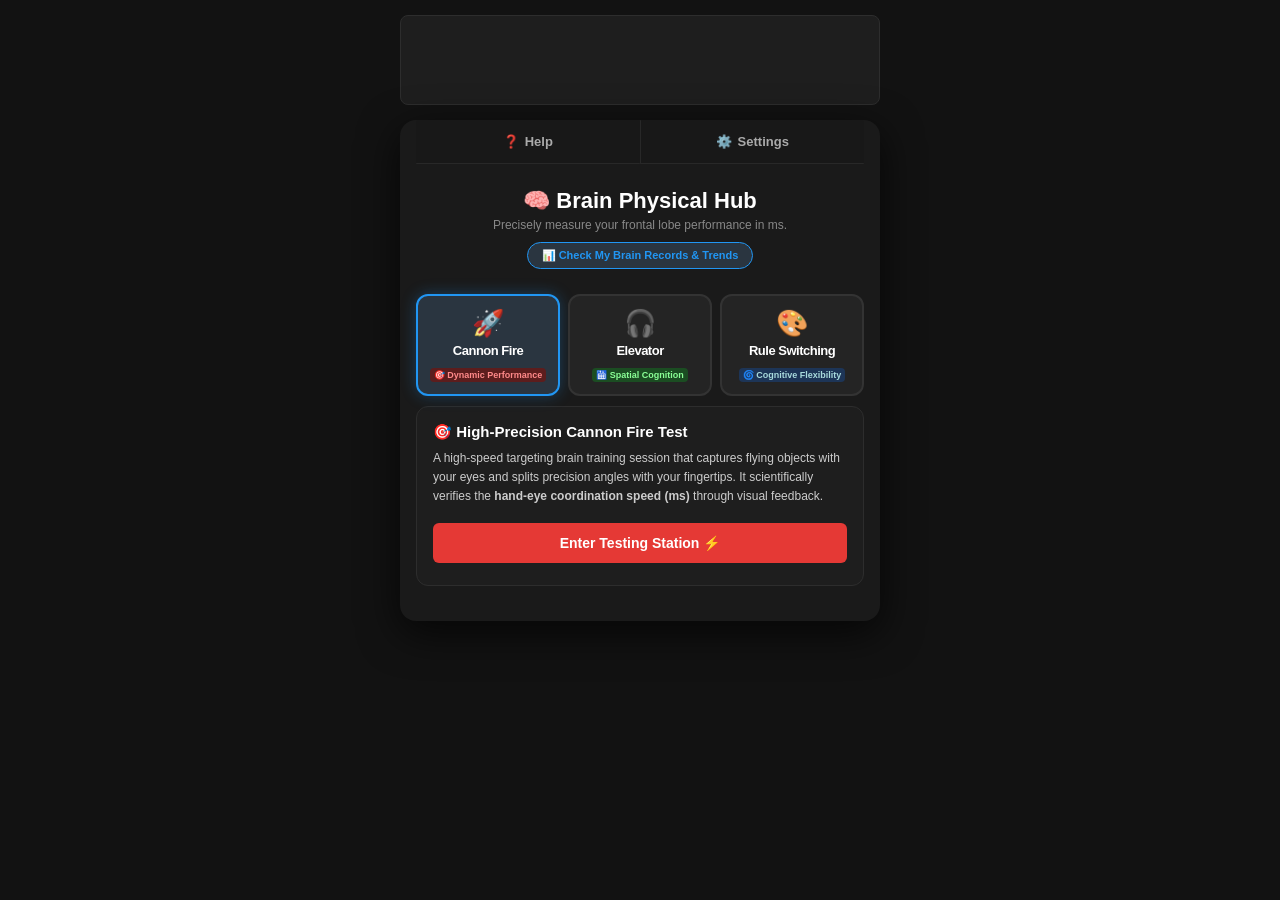
<file: index.html>
<!DOCTYPE html>
<html lang="ko">
<head>
    
    <!-- Google Tag Manager -->
     <!-- Google tag (gtag.js) -->
<script async src="https://www.googletagmanager.com/gtag/js?id=G-WEYFQRP7YG"></script>
<script>
  window.dataLayer = window.dataLayer || [];
  function gtag(){dataLayer.push(arguments);}
  gtag('js', new Date());

  gtag('config', 'G-WEYFQRP7YG');
</script>
    <script>(function(w,d,s,l,i){w[l]=w[l]||[];w[l].push({'gtm.start':
    new Date().getTime(),event:'gtm.js'});var f=d.getElementsByTagName(s)[0],
    j=d.createElement(s),dl=l!='dataLayer'?'&l='+l:'';j.async=true;j.src=
    'https://www.googletagmanager.com/gtm.js?id='+i+dl;f.parentNode.insertBefore(j,f);
    })(window,document,'script','dataLayer','GTM-P8ZN8HXP');</script>

    <script async src="https://pagead2.googlesyndication.com/pagead/js/adsbygoogle.js?client=ca-pub-7102044774234792"
     crossorigin="anonymous"></script>
    <!-- End Google Tag Manager -->
    <meta charset="UTF-8">
    <meta name="viewport" content="width=device-width, initial-scale=1.0, user-scalable=no, maximum-scale=1.0">
    <title>뇌 피지컬 종합 측정소 (Brain HUB)</title>
    
    <link rel="manifest" href="manifest.json">
    <meta name="apple-mobile-web-app-capable" content="yes">
    <meta name="apple-mobile-web-app-status-bar-style" content="black-translucent">
    <link rel="apple-touch-icon" href="icon.png">
    
    <link rel="stylesheet" href="hub-style.css">
    <style>
        /* 메인 박스 폭에 맞춰 꽉 차는 5:5 유틸리티 바 */
        .hub-utility-bar {
            display: flex;
            width: 100%;
            box-sizing: border-box;
            margin-bottom: 24px;
        }

        /* 5:5 비율 및 border-radius: 1px 스타일 */
        .utility-btn {
            flex: 1;
            background: #181818;
            color: #aaa;
            border: 1px solid #282828;
            padding: 14px 0;
            font-size: 13px;
            font-weight: bold;
            border-radius: 1px;
            cursor: pointer;
            display: flex;
            align-items: center;
            justify-content: center;
            gap: 6px;
            transition: all 0.2s;
        }

        .utility-btn:first-child {
            border-left: none;
            border-top: none;
            border-right: none;
        }
        .utility-btn:last-child {
            border-right: none;
            border-top: none;
        }

        .utility-btn:active {
            background: #222;
            color: #fff;
        }
        .top-ad-container {
    height: 90px !important;    /* 높이 90px 고정 */
    min-height: 90px;          /* 최소 높이 보장 */
    max-height: 90px;          /* 최대 높이 제한 */
    overflow: hidden;          /* 내용물이 넘칠 경우 잘라내기 */
    display: flex;             /* 내부 정렬을 원할 경우 추가 */
    align-items: center;       /* 세로 중앙 정렬 */
    justify-content: center;   /* 가로 중앙 정렬 */
}
    </style>
</head>
<body>
    <!-- Google Tag Manager (noscript) -->
    <noscript><iframe src="https://www.googletagmanager.com/ns.html?id=GTM-P8ZN8HXP"
    height="0" width="0" style="display:none;visibility:hidden"></iframe></noscript>
    <!-- End Google Tag Manager (noscript) -->
    <div class="top-ad-container">
        <div style="color: #444; font-size: 12px;">
            <script async src="https://pagead2.googlesyndication.com/pagead/js/adsbygoogle.js?client=ca-pub-7102044774234792"
                crossorigin="anonymous"></script>
            <!-- 광고 -->
            <ins class="adsbygoogle"
                style="display:inline-block;width:375px;height:90px"
                data-ad-client="ca-pub-7102044774234792"
                data-ad-slot="6932099033"></ins>
            <script>
                (adsbygoogle = window.adsbygoogle || []).push({});
            </script>
        </div>
    </div>
    <!-- 메인 허브 박스 -->
    <div id="hub-container" style="padding-top: 0; overflow: hidden; margin-bottom: 30px;">
        
        <!-- 5:5 비율로 메인 박스 상단에 딱 맞게 안착된 유틸리티 바 -->
        <div class="hub-utility-bar">
            <button id="btn-hub-help" class="utility-btn" onclick="openHelpModal()">
                <span>❓</span> 도움말
            </button>
            <button id="btn-hub-settings" class="utility-btn" onclick="openSettingsModal()">
                <span>⚙️</span> 설정
            </button>
        </div>

        <header class="hub-header">
            <h1 class="hub-title" id="txt-hub-title">🧠 두뇌 피지컬 측정소</h1>
            <p class="hub-subtitle" id="txt-hub-subtitle">전두엽 성능을 ms 단위로 정밀 측정하세요.</p>
            <button class="dashboard-open-btn" id="btn-hub-dashboard" onclick="openDashboardModal()">📊 나의 두뇌 기록·추이 확인</button>
        </header>

        <div id="dashboardModal" class="modal-overlay">
            <div class="modal-content">
                <button class="modal-close-btn" id="btn-hub-modal-close" onclick="closeDashboardModal()">✕ 닫기</button>
                <div id="brain-mini-dashboard"></div>
            </div>
        </div>

        <div class="game-card-row-zone">
            <div class="game-card active" onclick="showGameDetail('cannon', this)">
                <div class="card-icon">🚀</div>
                <h2 class="card-name" id="card-name-cannon">대포 사격</h2>
                <div class="card-badge color-red" id="card-badge-cannon">🎯 동적 피지컬</div>
            </div>

            <div class="game-card" onclick="showGameDetail('elevator', this)">
                <div class="card-icon">🎧</div>
                <h2 class="card-name" id="card-name-elevator">엘리베이터</h2>
                <div class="card-badge color-green" id="card-badge-elevator">🛗 공간 인지</div>
            </div>

            <div class="game-card" onclick="showGameDetail('switching', this)">
                <div class="card-icon">🎨</div>
                <h2 class="card-name" id="card-name-switching">규칙 전환</h2>
                <div class="card-badge color-blue" id="card-badge-switching">🌀 인지 유연성</div>
            </div>
        </div>

        <div class="detail-display-box">
            <div id="detail-cannon" class="detail-content active">
                <h3 id="detail-title-cannon">🎯 초정밀 대포 사격 검사</h3>
                <p id="detail-desc-cannon">눈으로 비행 오브젝트를 포착하고 손가락 끝으로 정밀 각도를 가르는 고속 타겟팅 뇌지컬 훈련입니다. 시각 피드백을 통한 <strong>뇌와 손의 조작 협응 속도(ms)</strong>를 가장 과학적으로 검증합니다.</p>
                <button class="hub-enter-btn btn-cannon" onclick="enterGame('cannon')">측정소 입장하기 ⚡</button>
            </div>

            <div id="detail-elevator" class="detail-content">
                <h3 id="detail-title-elevator">🛗 미스터리 엘리베이터 검사</h3>
                <p id="detail-desc-elevator">화면의 숫자가 완전히 가려진 암흑 구역 내에서 오직 기기 고유의 <strong>미세 진동 횟수(촉각)와 음정의 가변 변화(청각)</strong>만을 결합하여 실시간 최종 도달 위치를 역추적하는 고차원 복합 공간 인지 훈련입니다.</p>
                <button class="hub-enter-btn btn-elevator" onclick="enterGame('elevator')">측정소 입장하기 ⚡</button>
            </div>

            <div id="detail-switching" class="detail-content">
                <h3 id="detail-title-switching">🔍 다이내믹 규칙 전환 검사</h3>
                <p id="detail-desc-switching">눈이 편안한 톤다운 파스텔 화면 위에서 실시간으로 반전되는 변칙 질문 유형에 대응하는 훈련입니다. 뇌의 고정관념을 부수고 <strong>상황 변화에 즉각 대처하는 전두엽의 인지 유연성 및 브레이크 제어(ms)</strong>를 측정합니다.</p>
                <button class="hub-enter-btn btn-switching" onclick="enterGame('switching')">측정소 입장하기 ⚡</button>
            </div>
        </div>
    </div>

    <script src="brain-db.js"></script>
    <script src="dashboard.js"></script> 
    <script src="common/i18n.js"></script> <!-- 👈 정돈된 i18n-hub 전용 팩 파일 -->
    <script src="modal.js"></script>
    
    <script>
        let currentSelectedLang = 'ko';

        // 언어 수동 변경 처리 (설정 모달 등에서 호출)
        function toggleLanguage(lang) {
            currentSelectedLang = lang;
            localStorage.setItem('global_lang', lang);

            if (typeof i18n !== 'undefined') {
                i18n.setLang(lang);
                // i18n.setLang 내부에서 updateUITranslations()가 자동 실행되지만, 
                // HTML 내 정의된 전역 동기화를 위해 한 번 더 확실하게 호출합니다.
                if (typeof updateUITranslations === 'function') {
                    updateUITranslations();
                } else if (typeof i18n.updateUITranslations === 'function') {
                    i18n.updateUITranslations();
                }
            }
        }

        function enterGame(gameFolder) {
            localStorage.setItem('global_lang', currentSelectedLang); 
            window.location.href = `${gameFolder}/index.html`;
        }

        // 초기 실행 시 브라우저 시스템 언어 감지 및 동기화
        window.addEventListener('DOMContentLoaded', () => {
            if (localStorage.getItem('global_lang')) {
                currentSelectedLang = localStorage.getItem('global_lang');
            } else {
                const browserLang = navigator.language || navigator.userLanguage;
                // 기존 코드의 ko 일 때 en이 들어가던 조건 버그 교정 완료
                currentSelectedLang = (browserLang && browserLang.startsWith('ko')) ? 'ko' : 'en';
                localStorage.setItem('global_lang', currentSelectedLang);
            }

            if (typeof i18n !== 'undefined') {
                i18n.setLang(currentSelectedLang);
                // 정돈된 i18n 패키지 내 스크립트 실행
                if (typeof i18n.updateUITranslations === 'function') {
                    i18n.updateUITranslations();
                }
            }
        });

        // i18n.js 통합본과 연동 유지를 위한 랩핑 핸들러 배치 (에러 방지용 안전장치)
        function updateUITranslations() {
            if (typeof i18n !== 'undefined' && typeof i18n.updateUITranslations === 'function') {
                i18n.updateUITranslations();
            }
        }

        function showGameDetail(gameId, targetCard) {
            const cards = document.querySelectorAll('.game-card');
            cards.forEach(card => card.classList.remove('active'));
            targetCard.classList.add('active');

            const contents = document.querySelectorAll('.detail-content');
            contents.forEach(content => content.classList.remove('active'));
            
            const targetContent = document.getElementById(`detail-${gameId}`);
            if (targetContent) {
                targetContent.classList.add('active');
            }
        }

        function openDashboardModal() {
            if (typeof renderMiniBrainDashboard === 'function') {
                renderMiniBrainDashboard(); 
            }
            const modal = document.getElementById('dashboardModal');
            if (modal) {
                modal.style.display = 'flex';
                document.body.style.overflow = 'hidden';
            }
        }

        function closeDashboardModal() {
            const modal = document.getElementById('dashboardModal');
            if (modal) {
                modal.style.display = 'none';
                document.body.style.overflow = '';
            }
        }
    </script>
</body>
</html>
<!--

동적 피지컬 (순발력): 대포 사격

작업 기억 (뇌 RAM): 엘리베이터

인지 유연성 (적응력): (규칙 전환 게임)

시각 기억 (캡처력): (패턴 기억 게임)

뇌 지구력 (집중력): (지속 주의력 게임)

-->
</file>
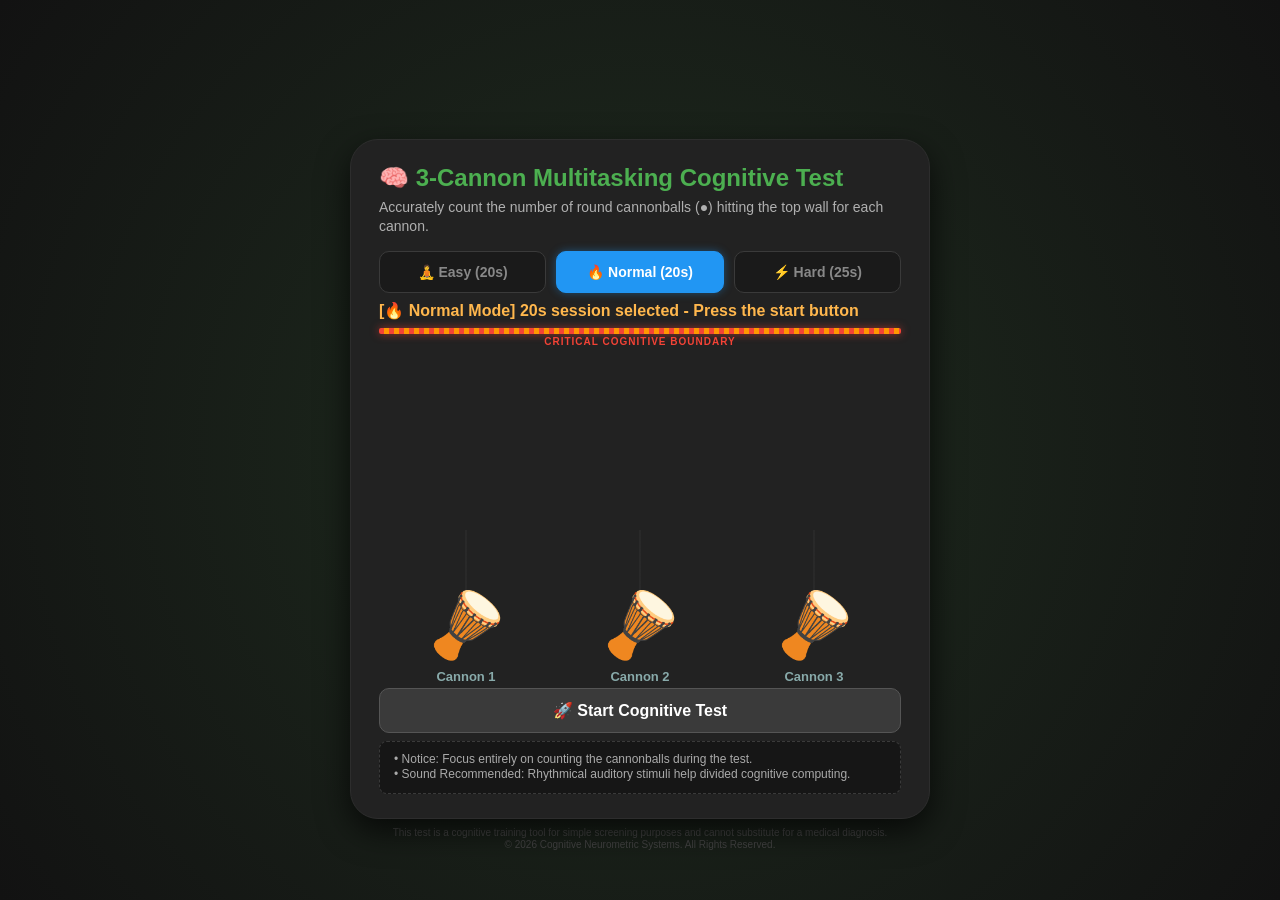
<file: cannon/index.html>
<!DOCTYPE html>
<html lang="ko">
<head>
    <!-- Google Tag Manager -->
     <!-- Google tag (gtag.js) -->
    <script async src="https://www.googletagmanager.com/gtag/js?id=G-WEYFQRP7YG"></script>
    <script>
    window.dataLayer = window.dataLayer || [];
    function gtag(){dataLayer.push(arguments);}
    gtag('js', new Date());

    gtag('config', 'G-WEYFQRP7YG');
    </script>
    <script>(function(w,d,s,l,i){w[l]=w[l]||[];w[l].push({'gtm.start':
    new Date().getTime(),event:'gtm.js'});var f=d.getElementsByTagName(s)[0],
    j=d.createElement(s),dl=l!='dataLayer'?'&l='+l:'';j.async=true;j.src=
    'https://www.googletagmanager.com/gtm.js?id='+i+dl;f.parentNode.insertBefore(j,f);
    })(window,document,'script','dataLayer','GTM-P8ZN8HXP');</script>

    <script async src="https://pagead2.googlesyndication.com/pagead/js/adsbygoogle.js?client=ca-pub-7102044774234792"
     crossorigin="anonymous"></script>
    <!-- End Google Tag Manager -->
    <meta charset="UTF-8">
    <meta name="viewport" content="width=device-width, initial-scale=1.0, user-scalable=no, viewport-fit=cover">
    <title>3-대포 멀티태스킹 뇌 피지컬 검사 (Cognitive Test)</title>
    <link rel="stylesheet" href="style.css">
</head>
<body>
    <!-- Google Tag Manager (noscript) -->
    <noscript><iframe src="https://www.googletagmanager.com/ns.html?id=GTM-P8ZN8HXP"
    height="0" width="0" style="display:none;visibility:hidden"></iframe></noscript>
    <!-- End Google Tag Manager (noscript) -->
    <div class="top-ad-container">
        <div style="color: #444; font-size: 12px;">
            <script async src="https://pagead2.googlesyndication.com/pagead/js/adsbygoogle.js?client=ca-pub-7102044774234792"
                crossorigin="anonymous"></script>
            <!-- 광고 -->
            <ins class="adsbygoogle"
                style="display:inline-block;width:375px;height:90px"
                data-ad-client="ca-pub-7102044774234792"
                data-ad-slot="6932099033"></ins>
            <script>
                (adsbygoogle = window.adsbygoogle || []).push({});
            </script>
        </div>
    </div>
    <div id="game-container">
        
        <!-- 1. 플레이 및 준비 대기 화면 -->
        <div id="play-screen">
            <div class="text-left-group">
                <h1 class="title-text" id="cannon-main-title">🧠 3-대포 멀티태스킹 인지 검사</h1>
                <p class="desc-text" id="cannon-main-desc">상단 벽에 부딪히는 동그란 포탄(●)의 개수를 대포별로 정확히 세어보세요.</p>
                
                <div class="difficulty-group">
                    <button id="diff-btn-easy" class="diff-btn">🧘 쉬움 (20초)</button>
                    <button id="diff-btn-normal" class="diff-btn active">🔥 일반 (20초)</button>
                    <button id="diff-btn-hard" class="diff-btn">⚡ 어려움 (25초)</button>
                </div>

                <div id="status-text">[🔥 일반 모드] 20초 세션 선택됨 - 시작 버튼을 누르세요</div>
            </div>

            <div class="upper-barrier">
                <div class="barrier-line"></div>
                <div class="barrier-text" id="cannon-boundary-text">CRITICAL COGNITIVE BOUNDARY</div>
            </div>

            <div class="cannon-area">
                <div class="cannon-wrapper">
                    <div id="cannon-0" class="cannon">🪘</div>
                    <div class="cannon-label" id="cannon-label-0">1번 대포</div>
                    <div id="ball-zone-0" class="ball-path-zone"></div>
                </div>

                <div class="cannon-wrapper">
                    <div id="cannon-1" class="cannon">🪘</div>
                    <div class="cannon-label" id="cannon-label-1">2번 대포</div>
                    <div id="ball-zone-1" class="ball-path-zone"></div>
                </div>

                <div class="cannon-wrapper">
                    <div id="cannon-2" class="cannon">🪘</div>
                    <div class="cannon-label" id="cannon-label-2">3번 대포</div>
                    <div id="ball-zone-2" class="ball-path-zone"></div>
                </div>
            </div>

            <div id="lobby-intro-zone" style="width:100%;">
                <button id="start-btn" class="btn">🚀 뇌 피지컬 검사 시작</button>
                <div class="device-guide-box">
                    <span id="guide-focus">• 안내: 검사 중에는 포탄을 세는 데만 집중하세요.</span><br>
                    <span id="guide-sound">• 소리 권장: 리드미컬한 청각 자극이 분할 인지 연산에 도움을 줍니다.</span>
                </div>
            </div>
        </div>

        <!-- 2. 수량 마킹 입력 화면 -->
        <div id="input-screen">
            <div class="text-left-group">
                <h1 class="title-text" id="input-title" style="color:#2196F3;">📝 수량 마킹 단계</h1>
                <p class="desc-text" id="input-desc" style="margin-bottom:8px;">각 대포가 발사하여 벽에 충돌시킨 포탄의 정확한 총개수를 지정해 주세요.</p>
            </div>

            <div style="flex: 1; display: flex; flex-direction: column; justify-content: center; gap: 4px;">
                <div class="choice-row">
                    <div class="choice-title" id="choice-label-0">🪘 1번 대포 발사 수량 선택</div>
                    <div id="group-0" class="btn-group"></div>
                </div>
                <div class="choice-row">
                    <div class="choice-title" id="choice-label-1">🪘 2번 대포 발사 수량 선택</div>
                    <div id="group-1" class="btn-group"></div>
                </div>
                <div class="choice-row">
                    <div class="choice-title" id="choice-label-2">🪘 3번 대포 발사 수량 선택</div>
                    <div id="group-2" class="btn-group"></div>
                </div>
            </div>

            <button id="submit-btn" class="btn" style="background-color:#4caf50; border-color:#43a047;" disabled>📊 내 두뇌 스펙트럼 확인하기</button>
        </div>

        <!-- 3. 결과 리포트 화면 -->
        <div id="result-screen">
            <div class="text-left-group">
                <h1 class="title-text" id="result-title">📊 종합 진단 리포트</h1>
                <p id="result-meta" class="desc-text" style="color:#888;"></p>
            </div>

            <div style="flex:1; display:flex; flex-direction:column; justify-content:center;">
                <div id="result-score" style="font-size:14px; font-weight:bold; line-height:1.4; white-space:pre-line; color:#ffffff; margin-bottom:12px;"></div>
                
                <div class="choice-row" style="background:#151515; border-color:#252525; padding:12px 14px; border-radius:8px;">
                    <div class="choice-title" id="result-rt-title" style="color:#ffb74d; font-size:13px; font-weight:bold; margin-bottom:6px;">📈 최근 한 달간(4주)의 두뇌 인지 관리 보고서</div>
                    <div id="result-rt" class="result-data-box" style="font-size:12px; line-height:1.6; color:#ddd;"></div>
                </div>
            </div>

            <div style="width:100%;">
                <button id="share-btn" class="btn">🔗 뇌지컬 결과 복사하기 (카톡 자랑용)</button>
                <button id="retry-btn" class="btn">🔄 다음 세션 반복 훈련하기</button>
                <div id="ad-notice-text" style="display:none; font-size:9px; color:#666; margin-top:4px; font-weight:bold;">뇌 휴식을 위해 임시 광고 동기화 중... 잠시만 기다려주세요.</div>
            </div>
        </div>

    </div>

    <footer class="legal-footer">
        <p id="footer-warning">본 검사는 간이 스크리닝 목적의 인지 훈련 도구이며, 의학적 진단을 대체할 수 없습니다.</p>
        <p>© 2026 Cognitive Neurometric Systems. All Rights Reserved.</p>
    </footer>

    <!-- 스크립트 종속성 호출 순서 최적화 -->
    <script src="./js/i18n-cannon.js"></script>
    <script src="./js/cannon-config.js"></script>
    <script src="./js/cannon-core.js"></script>
    <script src="./js/cannon-ui.js"></script>
    
    <script>
        window.addEventListener('DOMContentLoaded', () => {
            // 🌟 1. 로컬스토리지 언어 설정 강제 팩 동기화 (최우선순위)
            if (typeof i18n !== 'undefined') {
                const savedLang = localStorage.getItem('global_lang') || 'en'; // 기본폴백 en
                i18n.setLang(savedLang);
                i18n.updateUITranslations(); // 즉시 영어 치환
            }

            // 2. 외부 게임 엔진 기본 난이도 세션 구동
            if (typeof setDifficulty === 'function') {
                setDifficulty('normal');
            }

            // 난이도 변경 버튼 리스너 바인딩 및 자동 동기화
            document.getElementById('diff-btn-easy').addEventListener('click', () => {
                if (typeof setDifficulty === 'function') setDifficulty('easy');
            });
            document.getElementById('diff-btn-normal').addEventListener('click', () => {
                if (typeof setDifficulty === 'function') setDifficulty('normal');
            });
            document.getElementById('diff-btn-hard').addEventListener('click', () => {
                if (typeof setDifficulty === 'function') setDifficulty('hard');
            });

            document.getElementById('start-btn').addEventListener('click', () => {
                if (typeof startCannonGame === 'function') startCannonGame();
            });
            document.getElementById('submit-btn').addEventListener('click', () => {
                if (typeof submitCannonAnswer === 'function') submitCannonAnswer();
            });
            document.getElementById('retry-btn').addEventListener('click', () => {
                if (typeof resetGame === 'function') resetGame();
            });
            document.getElementById('share-btn').addEventListener('click', () => {
                if (typeof copyToClipboard === 'function') copyToClipboard();
            });
        });
    </script>
</body>
</html>
</file>
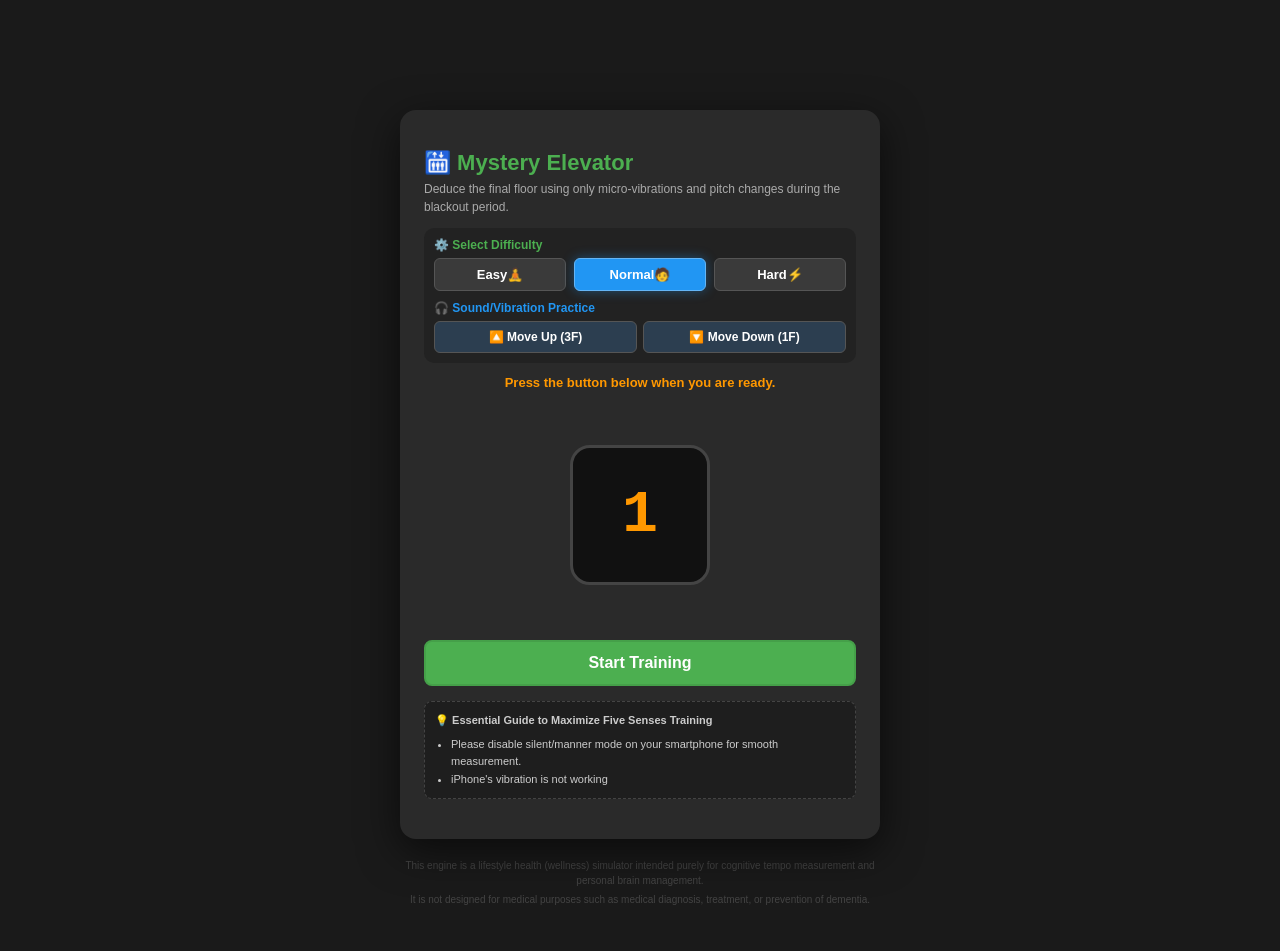
<file: elevator/index.html>
<!DOCTYPE html>
<html lang="ko">
<head>
    <!-- Google Tag Manager -->
     <!-- Google tag (gtag.js) -->
<script async src="https://www.googletagmanager.com/gtag/js?id=G-WEYFQRP7YG"></script>
<script>
  window.dataLayer = window.dataLayer || [];
  function gtag(){dataLayer.push(arguments);}
  gtag('js', new Date());

  gtag('config', 'G-WEYFQRP7YG');
</script>
    <script>(function(w,d,s,l,i){w[l]=w[l]||[];w[l].push({'gtm.start':
    new Date().getTime(),event:'gtm.js'});var f=d.getElementsByTagName(s)[0],
    j=d.createElement(s),dl=l!='dataLayer'?'&l='+l:'';j.async=true;j.src=
    'https://www.googletagmanager.com/gtm.js?id='+i+dl;f.parentNode.insertBefore(j,f);
    })(window,document,'script','dataLayer','GTM-P8ZN8HXP');</script>
    
    <script async src="https://pagead2.googlesyndication.com/pagead/js/adsbygoogle.js?client=ca-pub-7102044774234792"
     crossorigin="anonymous"></script>
    <!-- End Google Tag Manager -->
    <meta charset="UTF-8">
    <meta name="viewport" content="width=device-width, initial-scale=1.0, user-scalable=no, maximum-scale=1.0, viewport-fit=cover">
    <title>미스터리 엘리베이터 뇌 피지컬 측정소</title>
    
    <link rel="manifest" href="manifest.json">
    <meta name="apple-mobile-web-app-capable" content="yes"> 
    <meta name="apple-mobile-web-app-status-bar-style" content="black-translucent">
    <link rel="apple-touch-icon" href="icon.png">
    
    <link rel="stylesheet" href="style.css">
</head>
<body>
    <!-- Google Tag Manager (noscript) -->
    <noscript><iframe src="https://www.googletagmanager.com/ns.html?id=GTM-P8ZN8HXP"
    height="0" width="0" style="display:none;visibility:hidden"></iframe></noscript>
    <!-- End Google Tag Manager (noscript) -->
    <div class="top-ad-container">
        <div style="color: #444; font-size: 12px;">
            <script async src="https://pagead2.googlesyndication.com/pagead/js/adsbygoogle.js?client=ca-pub-7102044774234792"
                crossorigin="anonymous"></script>
            <!-- 광고 -->
            <ins class="adsbygoogle"
                style="display:inline-block;width:375px;height:90px"
                data-ad-client="ca-pub-7102044774234792"
                data-ad-slot="6932099033"></ins>
            <script>
                (adsbygoogle = window.adsbygoogle || []).push({});
            </script>
        </div>
    </div>
    <div id="game-container">
        
        <div id="elevator-play-screen">
            <div id="lobby-intro-zone" class="text-left-group">
                <h1 class="title-text" style="margin-bottom: 4px;">🛗 미스터리 엘리베이터</h1>
                <p class="desc-text" style="margin-bottom: 12px; font-size: 12px;">암흑 구간 동안 오직 미세 진동과 음정 변화로 최종 층수를 추론하세요.</p>
                
                <div style="margin-bottom: 12px; background: #222; padding: 10px; border-radius: 10px;">
                    <p id="difficulty-title" style="font-size: 12px; color: #4caf50; margin: 0 0 6px 0; font-weight: bold;">⚙️ 난이도 선택</p>
                    <div class="btn-group" style="margin-bottom: 10px;">
                        <button class="num-btn mode-select-btn" style="padding: 8px 0; font-size: 13px;" onclick="selectElevatorDifficulty('SILVER')">쉬움🧘</button>
                        <button class="num-btn mode-select-btn selected" style="padding: 8px 0; font-size: 13px;" onclick="selectElevatorDifficulty('NORMAL')">일반🧑</button>
                        <button class="num-btn mode-select-btn" style="padding: 8px 0; font-size: 13px;" onclick="selectElevatorDifficulty('GENIUS')">어려움⚡</button>
                    </div>

                    <p id="practice-title" style="font-size: 12px; color: #2196F3; margin: 0 0 6px 0; font-weight: bold;">🎧 소리/진동 미리 연습</p>
                    <div style="display: flex; gap: 6px;">
                        <button class="num-btn" id="btn-up-test" style="padding: 8px 0; font-size: 12px; background-color: #2c3e50;" onclick="testHapticHint(3)">🔼 상승 (3층)</button>
                        <button class="num-btn" id="btn-down-test" style="padding: 8px 0; font-size: 12px; background-color: #2c3e50;" onclick="testHapticHint(1)">🔽 하강 (1층)</button>
                    </div>
                </div>

                <h2 id="el-status-text" style="font-size: 13px; color: #ff9800; text-align: center; margin: 8px 0;">준비가 완료되면 아래 버튼을 누르세요.</h2>
            </div>
            
            <div class="elevator-area" style="height: 220px; margin: 15px 0;">
                <div id="elevator-display-box" style="width: 140px; height: 140px;">
                    <div id="elevator-display" style="font-size: 60px;">1</div>
                </div>
            </div>
            
            <button id="el-start-btn" class="btn" style="background-color: #4caf50; border-color: #45a049; padding: 12px 0;">훈련 시작</button>
        </div>

        <div id="elevator-input-screen">
            <div class="text-left-group">
                <h2 id="input-screen-title" style="font-size: 18px; margin-bottom: 10px;">엘리베이터가 최종 멈춘 층수를 고르세요</h2>
            </div>
            
            <div class="choice-row" style="margin: 10px 0; padding: 10px;">
                <div class="choice-title" id="choice-screen-title" style="font-size: 13px; margin-bottom: 6px;">예측 최종 층수</div>
                <div class="btn-group" id="elevator-btn-group"></div>
            </div>
            <br>
            <button class="btn" id="el-submit-btn" style="padding: 12px 0;" disabled>정답 제출</button>
        </div>

        <div id="elevator-result-screen">
            <div class="text-left-group">
                <h2 id="el-result-title" style="font-size: 20px; margin-bottom: 4px;">측정 결과</h2>
                <p id="el-result-meta" style="font-size: 11px; margin-bottom: 10px; color:#888;"></p>
                
                <div class="result-data-box" style="margin: 10px 0; font-size: 14px;">
                    <p id="el-result-score" style="white-space: pre-line; margin-bottom: 10px;"></p>
                    <div id="el-result-rt" style="line-height: 1.6; color: #ddd; font-size: 12px;"></div>
                </div>
            </div>
            <br>
            
            <p id="ad-notice-text" style="font-size: 12px; color: #ff9800; display: none; margin-bottom: 10px; text-align: left;">
                ⏳ 뇌 컨디션 재정비를 위해 잠시 동안 휴식 세션이 진행됩니다...
            </p>

            <button class="btn" id="el-share-btn" style="padding: 12px 0; margin-bottom: 8px;">📋 결과 복사해서 자랑하기</button>
            <button class="btn" id="el-retry-btn" style="padding: 12px 0;">다시 도전하기</button>
        </div>

        <div class="device-guide-box" style="margin-top: 15px; padding: 10px; font-size: 11px;">
            <strong id="guide-title">💡 오감 극대화 훈련 필수 가이드</strong>
            <ul>
                <li id="guide-li-1">원활한 측정을 위해 스마트폰의 <strong>무음/매너 모드를 해제</strong>하세요.</li>
                <li id="guide-li-2">아이폰은 사파리 하단 <strong>[공유] ➡️ [홈 화면에 추가]</strong>로 실행해야 진동이 활성화됩니다.</li>
            </ul>
        </div>

    </div>

    <footer class="legal-footer" style="margin-top: 15px; font-size: 10px;">
        <p id="footer-warning-1">본 엔진은 순수한 인지 템포 측정 및 개인 두뇌 관리용 생활 건강(웰니스) 시뮬레이터입니다.</p>
        <p id="footer-warning-2">의학적 진단, 치매의 치료 및 예방 등 의료 목적으로 설계되지 않았습니다.</p>
    </footer>

    <script src="./js/i18n-elevator.js"></script>
    <script src="./js/elevator-config.js"></script>
    <script src="./js/elevator-core.js"></script>
    <script src="./js/elevator-ui.js"></script>

    <script>
        window.addEventListener('DOMContentLoaded', () => {
             // 🌟 1. 로컬스토리지 언어 설정 강제 팩 동기화 (최우선순위)
            if (typeof i18n !== 'undefined') {
                const savedLang = localStorage.getItem('global_lang') || 'en'; // 기본폴백 en
                i18n.setLang(savedLang);
                i18n.updateUITranslations(); // 즉시 영어 치환
            }

            // 1. 초기 실행 시점 전역 상태 락 바인딩 및 난이도 정상 주입
            if (typeof window.selectElevatorDifficulty === 'function') {
                window.selectElevatorDifficulty('NORMAL');
            }

            // 2. W3C 표준 규격에 맞춘 순수 UI 이벤트 리스너 안정적 위임
            document.getElementById('el-start-btn')?.addEventListener('click', window.startElevatorGame);
            document.getElementById('el-submit-btn')?.addEventListener('click', window.submitElevatorAnswer);
            document.getElementById('el-retry-btn')?.addEventListener('click', window.resetElevatorGame);
            document.getElementById('el-share-btn')?.addEventListener('click', window.copyElevatorResult);
        });
    </script>
</body>
</html>
</file>
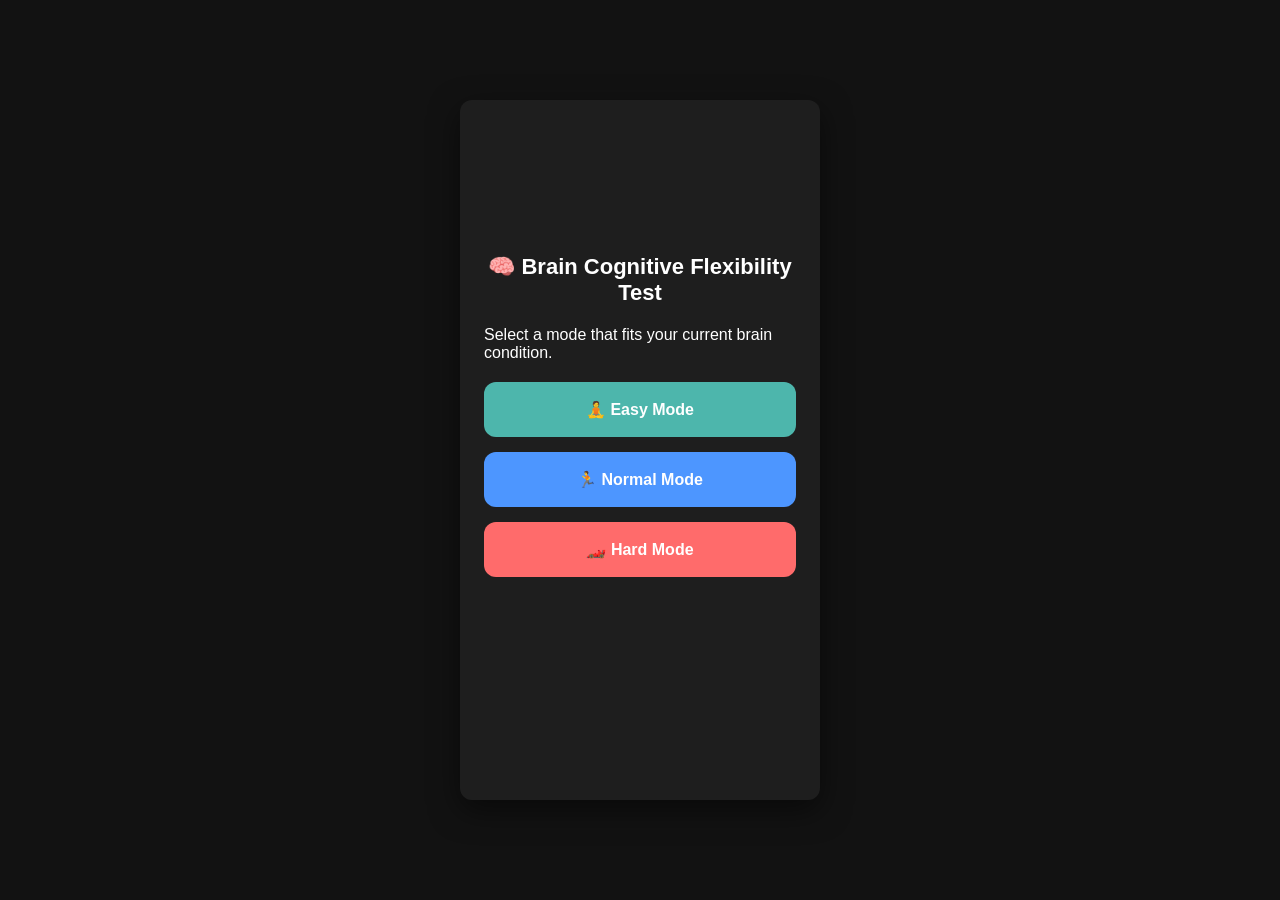
<file: switching/index.html>
<!DOCTYPE html>
<html lang="ko">
<head>
  <!-- Google Tag Manager -->
  <!-- Google tag (gtag.js) -->
<script async src="https://www.googletagmanager.com/gtag/js?id=G-WEYFQRP7YG"></script>
<script>
  window.dataLayer = window.dataLayer || [];
  function gtag(){dataLayer.push(arguments);}
  gtag('js', new Date());

  gtag('config', 'G-WEYFQRP7YG');
</script>
  <script>(function(w,d,s,l,i){w[l]=w[l]||[];w[l].push({'gtm.start':
  new Date().getTime(),event:'gtm.js'});var f=d.getElementsByTagName(s)[0],
  j=d.createElement(s),dl=l!='dataLayer'?'&l='+l:'';j.async=true;j.src=
  'https://www.googletagmanager.com/gtm.js?id='+i+dl;f.parentNode.insertBefore(j,f);
  })(window,document,'script','dataLayer','GTM-P8ZN8HXP');</script>

  <script async src="https://pagead2.googlesyndication.com/pagead/js/adsbygoogle.js?client=ca-pub-7102044774234792"
     crossorigin="anonymous"></script>
  <!-- End Google Tag Manager -->
  <meta charset="UTF-8">
  <meta name="viewport" content="width=device-width, initial-scale=1.0, maximum-scale=1.0, user-scalable=no">
  <title>뇌지컬 허브 - 인지전환</title>
  <link rel="stylesheet" href="style.css">
</head>
<body>
  <!-- Google Tag Manager (noscript) -->
  <noscript><iframe src="https://www.googletagmanager.com/ns.html?id=GTM-P8ZN8HXP"
  height="0" width="0" style="display:none;visibility:hidden"></iframe></noscript>
  <!-- End Google Tag Manager (noscript) -->

  <div id="game-container">
        <div class="top-ad-container">
    <div style="color: #444; font-size: 12px;">
        <script async src="https://pagead2.googlesyndication.com/pagead/js/adsbygoogle.js?client=ca-pub-7102044774234792"
            crossorigin="anonymous"></script>
        <!-- 광고 -->
        <ins class="adsbygoogle"
            style="display:inline-block;width:375px;height:90px"
            data-ad-client="ca-pub-7102044774234792"
            data-ad-slot="6932099033"></ins>
        <script>
            (adsbygoogle = window.adsbygoogle || []).push({});
        </script>
    </div>
  </div> 
    <div id="start-screen" class="screen">
      <h1 id="switching-title">🧠 두뇌 인지 유연성 검사</h1>
      <p id="switching-desc">내 뇌 컨디션에 맞는 모드를 선택하세요.</p>
      <div class="menu-buttons">
        <button id="btn-easy" onclick="startGame('easy')">🧘 쉬움 모드</button>
        <button id="btn-normal" onclick="startGame('normal')">🏃 일반 모드</button>
        <button id="btn-hard" onclick="startGame('hard')">🏎️ 어려움 모드</button>
      </div>
    </div>

    <div id="game-screen" class="screen hidden">
      <div id="header-zone">
        <div id="progress-container">
          <div id="progress-bar"></div>
        </div>
        <div id="round-indicator">라운드: <span id="current-round">1</span> / 8</div>
        <div id="guide-box">가이드 로딩중...</div>
      </div>

      <div id="grid-board"></div>

      <div id="choice-zone"></div>
    </div>

    <div id="result-screen" class="screen hidden">
      <h2 id="result-complete">검사 완료 🎯</h2>
      <div id="evaluation-title">정확도 100% 완주!</div>
      <p id="evaluation-text"></p>
      <button id="retry-btn" onclick="resetGridGame()">다시 도전하기 🔄</button>
    </div>
  </div>
    <script src="./js/i18n-switching.js"></script>
    <script src="./js/grid-config.js"></script>
    <script src="./js/grid-core.js"></script>
    <script src="./js/grid-ui.js"></script>

    <script>
        window.addEventListener('DOMContentLoaded', () => {
            // 🌟 1. 로컬스토리지 언어 설정 강제 팩 동기화 (최우선순위)
            if (typeof i18n !== 'undefined') {
                const savedLang = localStorage.getItem('global_lang') || 'en'; // 기본폴백 en
                i18n.setLang(savedLang);
                i18n.updateUITranslations(); // 즉시 영어 치환
            }

            // 메인 화면 로비 진입 시점 버튼 바인딩 연계 예시
            // (마크업 내부의 실제 버튼 ID 포맷 구조에 맞추어 연동하세요)
            document.getElementById('btn-mode-easy')?.addEventListener('click', () => window.startGridGame('easy'));
            document.getElementById('btn-mode-normal')?.addEventListener('click', () => window.startGridGame('normal'));
            document.getElementById('btn-mode-hard')?.addEventListener('click', () => window.startGridGame('hard'));
            document.getElementById('btn-restart')?.addEventListener('click', window.resetGridGame);
        });
    </script>
</body>
</html>
</file>
<file: hub-style.css>
* {
    box-sizing: border-box;
    -webkit-tap-highlight-color: transparent;
}

body {
    background-color: #121212;
    color: #ffffff;
    font-family: 'Malgun Gothic', sans-serif;
    display: flex;
    flex-direction: column;
    align-items: center;
    justify-content: flex-start;
    min-height: 100vh;
    margin: 0;
    padding: 15px 10px;
}

.top-ad-container {
    width: 100%;
    max-width: 480px;
    height: 60px;
    margin-bottom: 15px;
    background-color: #1e1e1e;
    display: flex;
    align-items: center;
    justify-content: center;
    border-radius: 8px;
    border: 1px solid #2d2d2d;
}

#hub-container {
    width: 100%;
    max-width: 480px;
    background: #1a1a1a;
    padding: 20px 16px;
    border-radius: 16px;
    box-shadow: 0 12px 40px rgba(0,0,0,0.7);
}

.hub-header {
    text-align: center;
    margin-bottom: 15px;
}

.hub-title {
    font-size: 22px;
    margin: 0 0 4px 0;
    color: #ffffff;
}

.hub-subtitle {
    font-size: 12px;
    color: #888;
    margin: 0;
}

/* 📊 대시보드 모달 열기 버튼 */
.dashboard-open-btn {
    background: #2a3540;
    border: 1px solid #2196F3;
    color: #2196F3;
    font-size: 11px;
    font-weight: bold;
    padding: 6px 14px;
    border-radius: 20px;
    margin-top: 10px;
    cursor: pointer;
    transition: all 0.2s ease;
}
.dashboard-open-btn:active {
    background: #2196F3;
    color: #ffffff;
    box-shadow: 0 0 10px rgba(33, 150, 243, 0.4);
}

/* 🔥 [핵심 변경] 절대 줄바꿈 없이, 한 줄에 3개가 칼정렬되는 컨테이너 */
.game-card-row-zone {
    display: flex;
    flex-direction: row;
    flex-wrap: nowrap;     /* 절대 아래 줄로 떨어지지 않음 기믹 */
    gap: 8px;              /* 카드 사이 콤팩트한 간격 */
    width: 100%;
    padding: 10px 0;
}

/* 🔲 [치수 조정] 한 줄 3개 고정형 마스터 카드 디자인 */
.game-card {
    flex: 0 0 calc(33.333% - 5.3px); /* 3등분으로 완벽 분할 정렬 */
    background: #242424;
    border: 2px solid #333;
    border-radius: 12px;
    padding: 12px 4px;      /* 좁은 폭에 맞춰 상하좌우 여백 압축 */
    text-align: center;
    cursor: pointer;
    transition: all 0.2s ease;
}

/* 💡 선택된 카드의 하이라이트 전장 표시 */
.game-card.active {
    border-color: #2196F3;
    background: #2a3540;
    box-shadow: 0 0 15px rgba(33, 150, 243, 0.3);
}

.card-icon {
    font-size: 26px;        /* 이모지 크기 콤팩트 최적화 */
    margin-bottom: 4px;
}

.card-name {
    font-size: 13px;        /* 한 줄 배정을 위한 타이틀 폰트 최적화 */
    margin: 0 0 6px 0;
    font-weight: bold;
    letter-spacing: -0.5px; /* 글자 자간 압축으로 가독성 확보 */
}

.card-badge {
    font-size: 9px;         /* 모바일 3분할 환경에서 텍스트 줄바꿈 방지 */
    padding: 2px 4px;
    border-radius: 4px;
    font-weight: bold;
    display: inline-block;
    white-space: nowrap;    /* 절대 배지가 두 줄로 찢어지지 않게 고정 */
}
.color-red { background: #5c1d1d; color: #ff8a8a; }
.color-green { background: #1b4d22; color: #8aff96; }
.color-blue { background: #1d3557; color: #a8dadc; }

/* ========================================== */
/* 📝 하단 고정 상세 설명창 및 입장 버튼 스타일 */
/* ========================================== */
.detail-display-box {
    background: #1e1e1e;
    border: 1px solid #2d2d2d;
    border-radius: 12px;
    padding: 16px;
    min-height: 180px; 
    margin-bottom: 15px;
    text-align: left;
}

.detail-content {
    display: none; 
    animation: fadeIn 0.3s ease;
}

.detail-content.active {
    display: block; 
}

@keyframes fadeIn {
    from { opacity: 0; transform: translateY(5px); }
    to { opacity: 1; transform: translateY(0); }
}

.detail-content h3 {
    margin: 0 0 8px 0;
    font-size: 15px;
    color: #fff;
}

.detail-content p {
    margin: 0 0 16px 0;
    font-size: 12px;
    color: #ccc;
    line-height: 1.6;
}

/* 🚀 최종 하단 입장 버튼 스타일 */
.hub-enter-btn {
    width: 100%;
    border: none;
    padding: 12px 0;
    font-size: 14px;
    font-weight: bold;
    color: white;
    border-radius: 6px;
    cursor: pointer;
    transition: background 0.15s;
}
.btn-cannon { background: #e53935; }
.btn-cannon:hover { background: #c62828; }
.btn-elevator { background: #4caf50; }
.btn-elevator:hover { background: #388e3c; }
.btn-switching { background: #2196F3; } 
.btn-switching:hover { background: #1976D2; }

.hub-guide-box {
    padding: 10px;
    background: #111;
    border-left: 3px solid #2196F3;
    border-radius: 4px;
    font-size: 11px;
    line-height: 1.5;
    color: #bbb;
}

.legal-footer {
    margin-top: 20px;
    font-size: 10px;
    color: #444;
    text-align: center;
    max-width: 480px;
}

/* ========================================== */
/* 📥 화면 전체를 덮는 모달 팝업 레이아웃 */
/* ========================================== */
.modal-overlay {
    display: none; 
    position: fixed;
    top: 0; left: 0;
    width: 100%; height: 100%;
    background: rgba(0, 0, 0, 0.85); 
    z-index: 2000;
    align-items: center;
    justify-content: center;
    padding: 16px;
}

.modal-content {
    background: #1a1a1a;
    border: 1px solid #333;
    border-radius: 16px;
    width: 100%;
    max-width: 440px;
    padding: 20px;
    position: relative;
    box-shadow: 0 16px 40px rgba(0,0,0,0.8);
    animation: modalBounce 0.2s ease-out;
}

.modal-close-btn {
    position: absolute;
    top: 14px; right: 14px;
    background: #242424;
    border: 1px solid #444;
    color: #bbb;
    font-size: 11px;
    font-weight: bold;
    padding: 4px 10px;
    border-radius: 6px;
    cursor: pointer;
    transition: all 0.1s;
}
.modal-close-btn:active {
    background: #333;
    color: #fff;
}

@keyframes modalBounce {
    from { transform: scale(0.95); opacity: 0; }
    to { transform: scale(1); opacity: 1; }
}

/* ========================================== */
/* 📊 실시간 종합 대시보드 다크 테마 커스텀     */
/* ========================================== */
.mini-db-card {
    background: transparent; 
    border: none;
    border-radius: 0;
    padding: 0;
    margin: 0;
    font-family: 'Malgun Gothic', sans-serif;
    box-shadow: none;
}

.mini-db-card h3 {
    margin: 0 0 15px 0;
    color: #ffffff;
    font-size: 15px;
    font-weight: bold;
    letter-spacing: -0.5px;
}

.db-grid {
    display: grid;
    grid-template-columns: 1fr 1fr;
    gap: 10px;
}

.db-item {
    background: #242424; 
    border: 1px solid #2d2d2d;
    border-radius: 8px;
    padding: 10px;
    font-size: 11px;
    color: #aaa;
    text-align: left;
}

.db-item strong {
    color: #888;
    font-weight: normal;
}

.db-val {
    font-size: 16px;
    font-weight: bold;
    color: #ffffff;
    display: inline-block;
    margin-top: 4px;
}

.db-trend-zone {
    margin-top: 5px;
}

.trend-badge {
    padding: 3px 6px;
    border-radius: 4px;
    font-weight: bold;
    font-size: 10px;
    display: inline-block;
}

.trend-badge.success { 
    background: #1b3222; 
    color: #8aff96; 
    border: 1px solid #2e5c38; 
}

.trend-badge.fail { 
    background: #421d1d; 
    color: #ff8a8a; 
    border: 1px solid #6b2d2d; 
}
</file>
<file: cannon/style.css>
* {
    box-sizing: border-box;
    -webkit-tap-highlight-color: transparent;
}

body {
    background-color: #121212;
    color: #ffffff;
    font-family: '-apple-system', BlinkMacSystemFont, 'Malgun Gothic', sans-serif;
    display: flex;
    flex-direction: column;
    align-items: center;        
    justify-content: center; 
    min-height: 100dvh;
    height: 100dvh; 
    overflow: hidden; 
    margin: 0;
    padding: 8px;
}

.top-ad-container {
    height: 90px !important;    /* 높이 90px 고정 */
    min-height: 90px;          /* 최소 높이 보장 */
    max-height: 90px;          /* 최대 높이 제한 */
    overflow: hidden;          /* 내용물이 넘칠 경우 잘라내기 */
    display: flex;             /* 내부 정렬을 원할 경우 추가 */
    align-items: center;       /* 세로 중앙 정렬 */
    justify-content: center;   /* 가로 중앙 정렬 */
}

#game-container {
    width: 100%;
    max-width: 420px; 
    height: calc(100dvh - 65px); 
    max-height: 540px; 
    background: #222222; 
    padding: 12px 16px; 
    border-radius: 20px; 
    box-shadow: 0 12px 32px rgba(0,0,0,0.7);
    position: relative;
    text-align: center;
    display: flex;
    flex-direction: column;
    justify-content: space-between; 
    overflow: hidden;
    border: 1px solid #2d2d2d;
}

#play-screen, #input-screen, #result-screen {
    width: 100%;
    height: 100%;
    display: flex;
    flex-direction: column;
    justify-content: space-between;
}

.text-left-group { text-align: left; width: 100%; }
.title-text { font-size: 17px; margin: 0 0 2px 0; color: #4caf50; font-weight: bold; }
.desc-text { font-size: 11px; color: #b0b0b0; margin: 0 0 2px 0; line-height: 1.35; }
#status-text { font-size: 12.5px; margin: 4px 0; font-weight: bold; color: #ffb74d; }

/* ==========================================================================
   ⚙️ [난이도 버튼 그룹] 전 연령대 맞춤형 3단계 탭 레이아웃 (모바일)
   ========================================================================== */
.difficulty-group {
    display: flex;
    justify-content: space-between;
    gap: 6px;
    margin: 8px 0 2px 0;
    width: 100%;
    flex-shrink: 0;
}
.diff-btn {
    flex: 1;
    padding: 8px 0;
    font-size: 11.5px;
    font-weight: bold;
    border-radius: 8px;
    border: 1px solid #3a3a3a;
    background: #1a1a1a;
    color: #888888;
    cursor: pointer;
    transition: all 0.2s ease;
}
/* 일반 모드 선택 시 활성화 상태 */
.diff-btn.active {
    color: #fff;
    background: #2196F3;
    border-color: #2196F3;
    box-shadow: 0 0 8px rgba(33, 150, 243, 0.4);
}
/* 실버 모드 선택 시 활성화 상태 */
#diff-btn-easy.active {
    color: #fff;
    background: #4caf50;
    border-color: #4caf50;
    box-shadow: 0 0 8px rgba(76, 175, 80, 0.4);
}
/* 천재 모드 선택 시 활성화 상태 */
#diff-btn-hard.active {
    color: #fff;
    background: #e91e63;
    border-color: #e91e63;
    box-shadow: 0 0 8px rgba(233, 30, 99, 0.4);
}

/* 상단 물리 장벽 디자인 */
.upper-barrier {
    width: 100%;
    position: relative;
    margin-top: 4px;
    flex-shrink: 0;
}
.barrier-line {
    width: 100%;
    height: 4px;
    background: linear-gradient(90deg, #f44336 25%, #ff9800 25%, #ff9800 50%, #f44336 50%, #f44336 75%, #ff9800 75%);
    background-size: 20px 4px;
    border-radius: 2px;
    box-shadow: 0 0 8px rgba(244, 67, 54, 0.6);
}
.barrier-text {
    font-size: 8px;
    color: #f44336;
    font-weight: bold;
    letter-spacing: 1px;
    text-align: center;
    margin-top: 2px;
}

/* 대포 구역 */
.cannon-area {
    display: flex;
    justify-content: space-around;
    align-items: flex-end;
    position: relative;
    width: 100%;
    flex: 1; 
    margin: 4px 0; 
}
.cannon-wrapper { display: flex; flex-direction: column; align-items: center; width: 80px; position: relative; z-index: 5; transition: opacity 0.3s ease; }
.cannon { font-size: 42px; transition: transform 0.1s ease-out; user-select: none; margin-bottom: 2px; transform-origin: bottom center; }
.recoil { transform: translateY(6px) scaleY(0.75); }
.cannon-label { font-size: 10px; color: #8aa; font-weight: bold; }

/* ==========================================================================
   🌙 [가시성 개선 & 시각 보호] 은은한 달빛 포탄 및 세로 트랙 레일
   ========================================================================== */
.ball-path-zone { 
    position: absolute; 
    bottom: 52px; 
    width: 100%; 
    height: calc(100% - 14px); 
    pointer-events: none; 
    display: flex; 
    justify-content: center;
    /* 눈 피로를 막기 위해 아주 옅은 미세 화이트 레일 라인을 깔아 시선 집중을 돕습니다 */
    background: linear-gradient(90deg, transparent 49%, rgba(255, 255, 255, 0.03) 49%, rgba(255, 255, 255, 0.03) 51%, transparent 51%);
}

.ball { 
    position: absolute; 
    font-size: 26px; /* 포탄을 눈에 잘 띄도록 기존보다 큼직하게 유지 */
    bottom: 0; 
    color: #fcfaf2; /* 💡 자극적인 연두색 대신 부드럽고 차분한 달빛 우유빛 아이보리 백색 선택 */
    animation: fly-dynamic linear forwards; 
    user-select: none; 
    z-index: 10; 
    /* 눈부심 없는 부드러운 화이트 음영 광채로 외곽 경계선을 뚜렷하게 분리 */
    text-shadow: 0 0 6px rgba(255, 255, 255, 0.6);
    filter: drop-shadow(0 2px 5px rgba(0, 0, 0, 0.6));
}

@keyframes fly-dynamic {
    0% { transform: translateY(0) scale(0.85); opacity: 1; }
    12% { opacity: 1; }
    90% { opacity: 1; transform: translateY(calc(var(--travel-dist) * 0.9)) scale(1); }
    100% { 
        transform: translateY(var(--travel-dist)) scale(1.02); 
        opacity: 1; 
    }
}

/* 💥 벽 충돌 폭발 이펙트 부모 틀 정렬 */
.burst-effect {
    position: absolute;
    width: 1px;
    height: 1px;
    pointer-events: none;
    z-index: 99;
}
.particle {
    position: absolute;
    font-size: 14px;
    user-select: none;
    transform: translate(-50%, -50%); 
    animation: explode 0.28s cubic-bezier(0.1, 0.8, 0.4, 1) forwards;
}
@keyframes explode {
    0% { transform: translate(-50%, -50%) scale(0.3); opacity: 1; }
    15% { transform: translate(-50%, -50%) scale(1.2); opacity: 1; }
    100% { transform: translate(calc(-50% + var(--mx)), calc(-50% + var(--my))) scale(0.4); opacity: 0; }
}

.shake-screen { animation: shake 0.15s linear; }
@keyframes shake {
    0% { transform: translate(0, 0); }
    50% { transform: translate(2px, -1px); } 
    100% { transform: translate(0, 0); }
}

.choice-row { margin: 3px 0; background: #1a1a1a; padding: 6px 10px; border-radius: 8px; text-align: left; border: 1px solid #2a2a2a; }
.choice-title { font-size: 11px; font-weight: bold; margin-bottom: 4px; color: #4caf50; }
.btn-group { display: flex; justify-content: space-between; gap: 5px; }
.num-btn { flex: 1; background-color: #2d2d2d; color: white; border: 1px solid #444; padding: 5px 0; font-size: 12.5px; border-radius: 5px; cursor: pointer; transition: all 0.1s ease; font-weight: bold; }
.num-btn.selected { background-color: #2196F3 !important; border-color: #64b5f6 !important; box-shadow: 0 0 8px rgba(33, 150, 243, 0.5); }

.btn { width: 100%; background-color: #3a3a3a; color: white; border: 1px solid #555; padding: 8px 0; font-size: 13.5px; cursor: pointer; border-radius: 8px; transition: all 0.2s ease; font-weight: bold; flex-shrink: 0; }
.btn:disabled { opacity: 0.3; cursor: not-allowed; }
#share-btn { background-color: #2196F3; border-color: #1e88e5; margin-bottom: 4px; }
.result-data-box { margin: 4px 0; line-height: 1.35; font-size: 12px; font-weight: bold; }
.device-guide-box { margin-top: 4px; padding: 5px 8px; background: #161616; border: 1px dashed #3a3a3a; border-radius: 6px; font-size: 9px; line-height: 1.3; color: #aaaaaa; text-align: left; }
.device-guide-box ul { margin: 2px 0 0 0; padding-left: 10px; }
.legal-footer { margin-top: 4px; font-size: 8px; color: #444; text-align: center; line-height: 1.2; width: 100%; max-width: 420px; flex-shrink: 0; }
.legal-footer p { margin: 0; }

/* 🛠️ [수정 완료] 자바스크립트의 display 제어권과 충돌하던 !important 제거 */
#input-screen, #result-screen { display: none; }
#play-screen { display: flex; }

/* ==========================================================================
   [💡 PC 전용 업스케일링 반응형 모드]
   ========================================================================== */
@media (min-width: 768px) {
    body { background: radial-gradient(circle at center, #1f2d1f 0%, #121212 100%); padding: 20px; }
    #game-container { max-width: 580px; height: 680px; max-height: 680px; padding: 24px 28px; border-radius: 28px; }
    .title-text { font-size: 24px; margin-bottom: 6px; }
    .desc-text { font-size: 14px; margin-bottom: 6px; }
    #status-text { font-size: 16px; margin: 8px 0; }
    
    /* PC 환경에서의 난이도 인터페이스 확장 스타일 */
    .difficulty-group { margin: 15px 0 8px 0; gap: 10px; }
    .diff-btn { padding: 12px 0; font-size: 14px; border-radius: 10px; }
    .diff-btn:hover { background-color: #3a3a3a; color: #fff; }

    .upper-barrier { margin-top: 0; margin-bottom: 8px; }
    .barrier-line { height: 6px; }
    .barrier-text { font-size: 10px; }

    .cannon-wrapper { width: 110px; }
    .cannon { font-size: 64px; margin-bottom: 6px; }
    .cannon-label { font-size: 13px; }
    
    .ball-path-zone { 
        bottom: 78px; 
        height: calc(100% - 20px); 
    }
    .ball { font-size: 36px; }

    .choice-row { margin: 6px 0; padding: 10px 16px; border-radius: 12px; }
    .choice-title { font-size: 14px; margin-bottom: 6px; }
    .btn-group { gap: 8px; }
    .num-btn { padding: 8px 0; font-size: 15px; border-radius: 6px; }
    .num-btn:hover { background-color: #3d3d3d; border-color: #666; }
    .btn:hover { background-color: #555; border-color: #777; }
    .btn { padding: 12px 0; font-size: 16px; border-radius: 10px; }
    #share-btn { margin-bottom: 8px; }
    .result-data-box { margin: 8px 0; font-size: 15px; line-height: 1.5; }
    .device-guide-box { margin-top: 8px; padding: 10px 14px; font-size: 12px; border-radius: 8px; }
    .device-guide-box ul { margin-top: 4px; padding-left: 14px; }
    .legal-footer { max-width: 580px; font-size: 10px; margin-top: 8px; }
}

/* 🛠️ [범위 확장] 터치 딜레이 방지 대상을 클릭 가능한 모든 주요 버튼 요소로 지정 */
.diff-btn, .num-btn, .btn {
    touch-action: manipulation;
}
</file>
<file: elevator/style.css>
* {
    box-sizing: border-box;
    -webkit-tap-highlight-color: transparent;
}

body {
    background-color: #1a1a1a;
    color: #ffffff;
    font-family: 'Malgun Gothic', sans-serif;
    display: flex;
    flex-direction: column;
    align-items: center;        /* PC 웹/모바일 가로축 정중앙 배치 */
    justify-content: flex-start;
    min-height: 100vh;
    margin: 0;
    padding: 20px 10px;
    overflow-x: hidden;
    overflow-y: auto;
}

.top-ad-container {
    height: 90px !important;    /* 높이 90px 고정 */
    min-height: 90px;          /* 최소 높이 보장 */
    max-height: 90px;          /* 최대 높이 제한 */
    overflow: hidden;          /* 내용물이 넘칠 경우 잘라내기 */
    display: flex;             /* 내부 정렬을 원할 경우 추가 */
    align-items: center;       /* 세로 중앙 정렬 */
    justify-content: center;   /* 가로 중앙 정렬 */
}

#game-container {
    width: 100%;
    max-width: 480px;
    background: #2a2a2a;
    padding: 40px 24px;         /* 안정적인 세로 종횡비 패딩 */
    border-radius: 16px;
    box-shadow: 0 12px 40px rgba(0,0,0,0.6);
    position: relative;
    text-align: center;
}

.text-left-group {
    text-align: left;
    width: 100%;
}

.title-text {
    font-size: 22px;
    margin: 0 0 8px 0;
    color: #4caf50;
}

.desc-text {
    font-size: 13px;
    color: #aaa;
    margin: 0 0 20px 0;
    line-height: 1.5;
}

/* 💡 글자가 사라져도 380px 세로 높이를 단단히 격리 보존하는 핵심 구역 */
.elevator-area {
    display: flex;
    justify-content: center;
    align-items: center;
    margin: 40px 0 30px 0;
    height: 380px;            /* 세로 하늘길 높이 고정 */
    position: relative;
    width: 100%;
}

/* 🛗 정중앙 배치용 디지털 전광판 박스 디자인 */
#elevator-display-box {
    width: 160px;
    height: 160px;
    background: #111;
    border: 3px solid #444;
    border-radius: 20px;
    display: flex;
    align-items: center;
    justify-content: center;
    transition: box-shadow 0.15s ease-out; /* 오감 빛 파장용 링 트래킹 */
}

#elevator-display {
    font-size: 72px;
    font-weight: bold;
    color: #ff9800;
    font-family: 'Courier New', monospace;
    user-select: none;
}

/* ❓ 암흑 기습 돌입 시 고장 점멸 깜빡임 애니메이션 효과 */
.blink-error {
    animation: blink 0.4s infinite alternate;
}
@keyframes blink {
    0% { opacity: 0.2; color: #f44336; }
    100% { opacity: 1; color: #ff9800; }
}

/* 💡 [추가] 암흑 구간 돌입 및 위/아래 변속 점프 시 심리적 압박을 주는 미세 물리 진동 효과 */
.shake-action {
    animation: elSubtleShake 0.12s linear infinite;
}
@keyframes elSubtleShake {
    0% { transform: translate(1px, 1px) rotate(0deg); }
    20% { transform: translate(-1px, -1px) rotate(-1deg); }
    40% { transform: translate(-1px, 1px) rotate(1deg); }
    60% { transform: translate(1px, -1px) rotate(0deg); }
    80% { transform: translate(-1px, 1px) rotate(-1deg); }
    100% { transform: translate(1px, 1px) rotate(1deg); }
}

.choice-row {
    margin: 20px 0;
    background: #222;
    padding: 14px;
    border-radius: 10px;
    text-align: left;
}
.choice-title {
    font-size: 14px;
    font-weight: bold;
    margin-bottom: 10px;
    color: #4caf50;
}
.btn-group {
    display: flex;
    justify-content: space-between;
    gap: 8px;
}
.num-btn {
    flex: 1;
    background-color: #3a3a3a;
    color: white;
    border: 1px solid #555;
    padding: 12px 0;
    font-size: 16px;
    border-radius: 6px;
    cursor: pointer;
    transition: background-color 0.1s;
    font-weight: bold;
}
.num-btn:hover { background-color: #4a4a4a; }

/* 난이도 선택 및 객관식 층수 선택 마킹용 하이라이트 인터락 */
.num-btn.selected {
    background-color: #2196F3;
    border-color: #64b5f6;
    box-shadow: 0 0 12px rgba(33, 150, 243, 0.4);
}

.btn {
    width: 100%;
    background-color: #444;
    color: white;
    border: 2px solid #555;
    padding: 14px 0;
    font-size: 16px;
    cursor: pointer;
    border-radius: 8px;
    transition: background-color 0.2s;
    font-weight: bold;
}
.btn:hover { background-color: #555; }
.btn:disabled { opacity: 0.4; cursor: not-allowed; }

#el-share-btn {
    background-color: #2196F3;
    border-color: #1e88e5;
    margin-bottom: 12px;
}

.result-data-box {
    margin: 15px 0;
    line-height: 1.8;
    font-size: 15px;
    font-weight: bold;
}

.device-guide-box {
    margin-top: 25px;
    padding: 14px;
    background: #1e1e1e;
    border: 1px dashed #444;
    border-radius: 8px;
    font-size: 12px;
    line-height: 1.6;
    color: #ccc;
    text-align: left;
}
.device-guide-box ul { margin: 6px 0 0 0; padding-left: 16px; }

.legal-footer {
    margin-top: 30px;
    padding-bottom: 20px;
    font-size: 11px;
    color: #444;
    text-align: center;
    line-height: 1.5;
    width: 100%;
    max-width: 480px;
}
.legal-footer p { margin: 4px 0; }

/* 🔒 화면 튕김 방지 및 모드 전환용 빗장 인터락 보존 규칙 */
#elevator-input-screen, #elevator-result-screen { display: none; }
</file>
<file: switching/style.css>
* {
  box-sizing: border-box;
  margin: 0;
  padding: 0;
  font-family: -apple-system, BlinkMacSystemFont, "Segoe UI", Roboto, sans-serif;
  user-select: none;
  -webkit-user-select: none;
}

body {
  background-color: #121212;
  color: #ffffff;
  display: flex;
  justify-content: center;
  align-items: center;
  min-height: 100vh;
}

#game-container {
  width: 100%;
  max-width: 360px;
  height: 100vh;
  max-height: 700px;
  background-color: #1e1e1e;
  position: relative;
  overflow: hidden;
  box-shadow: 0 10px 30px rgba(0,0,0,0.5);
  border-radius: 12px;
}
.top-ad-container {
    height: 90px !important;    /* 높이 90px 고정 */
    min-height: 90px;          /* 최소 높이 보장 */
    max-height: 90px;          /* 최대 높이 제한 */
    overflow: hidden;          /* 내용물이 넘칠 경우 잘라내기 */
    display: flex;             /* 내부 정렬을 원할 경우 추가 */
    align-items: center;       /* 세로 중앙 정렬 */
    justify-content: center;   /* 가로 중앙 정렬 */
    position: relative;
}

.screen {
  width: 100%;
  height: 100%;
  padding: 24px;
  display: flex;
  flex-direction: column;
  /* space-between 대신 중앙 정렬을 사용하고 gap으로 간격을 조절하세요 */
  justify-content: flex-start; 
  align-items: center;
  gap: 20px; /* 요소들 사이의 고정 간격 */
}

.hidden { display: none !important; }

/* 웰니스 버튼 디자인 */
h1 { margin-top: 40px; font-size: 22px; text-align: center; }
.menu-buttons { width: 100%; display: flex; flex-direction: column; gap: 15px; margin-bottom: 60px; }
button {
  width: 100%;
  padding: 18px;
  border: none;
  border-radius: 12px;
  font-size: 16px;
  font-weight: bold;
  cursor: pointer;
  color: white;
  transition: transform 0.1s;
}
button:active { transform: scale(0.97); }
.menu-buttons button:nth-child(1) { background-color: #4db6ac; } /* 스트레칭 */
.menu-buttons button:nth-child(2) { background-color: #4d96ff; } /* 파워워킹 */
.menu-buttons button:nth-child(3) { background-color: #ff6b6b; } /* 분노의질주 */

/* 상단 진행도 UI (숫자 타이머 없음) */
#header-zone { width: 100%; text-align: center; }
#progress-container { width: 100%; height: 8px; background-color: #333; border-radius: 4px; overflow: hidden; margin-bottom: 10px; }
#progress-bar { width: 0%; height: 100%; background-color: #4db6ac; transition: width 0.3s ease; }
#round-indicator { font-size: 14px; color: #aaa; margin-bottom: 12px; }
#guide-box { background-color: #2d2d2d; padding: 14px; border-radius: 10px; font-size: 15px; font-weight: bold; border-left: 5px solid #ffd93d; }

/* 격자판 구조 정의 */
#grid-board { display: grid; gap: 8px; width: 100%; aspect-ratio: 1; margin: 20px 0; transition: all 0.3s; }
#grid-board.grid-3x3 { grid-template-columns: repeat(3, 1fr); }
#grid-board.grid-5x5 { grid-template-columns: repeat(5, 1fr); gap: 4px; }

.grid-cell { border-radius: 8px; display: flex; justify-content: center; align-items: center; font-size: 14px; font-weight: bold; }

/* 👁️ 안구 피로 제로 보정용 톤다운 파스텔 3색 테마 */
.bg-pink  { background-color: #ff6b6b; color: #fff; }
.bg-blue  { background-color: #4d96ff; color: #fff; }
.bg-mint  { background-color: #6bcb77; color: #121212; }
.bg-blind { background-color: #333333; color: #333 !important; } /* 순간지침 암전용 */

.text-pink { color: #ff6b6b !important; }
.text-blue { color: #4d96ff !important; }
.text-mint { color: #6bcb77 !important; }

/* 하단 선택 카드 */
#choice-zone { 
  display: flex; 
  flex-direction: row; 
  flex-wrap: wrap;        /* 핵심: 가로가 좁으면 자동으로 줄바꿈 */
  gap: 10px; 
  margin-bottom: 10px; 
  width: 100%;            /* 부모 너비 100% */
}

.choice-card { 
  flex: 1 1 0px;          /* 핵심: 카드가 남은 공간을 균등하게 차지하게 함 */
  min-width: 80px;        /* 너무 작아지지 않게 최소 너비 설정 */
  padding: 16px; 
  background-color: #2d2d2d; 
  border-radius: 10px; 
  text-align: center; 
  font-size: 16px; 
  font-weight: bold; 
  border: 1px solid #3d3d3d; 
  color: #fff;
  cursor: pointer;
}
/* 결과창 */
#evaluation-title { font-size: 26px; color: #ffd93d; font-weight: bold; margin-top: 40px; }
#evaluation-text { font-size: 15px; line-height: 1.6; color: #ccc; text-align: center; margin: 30px 0; padding: 0 10px; }
#result-screen button { background-color: #4db6ac; margin-bottom: 40px; }
</file>
